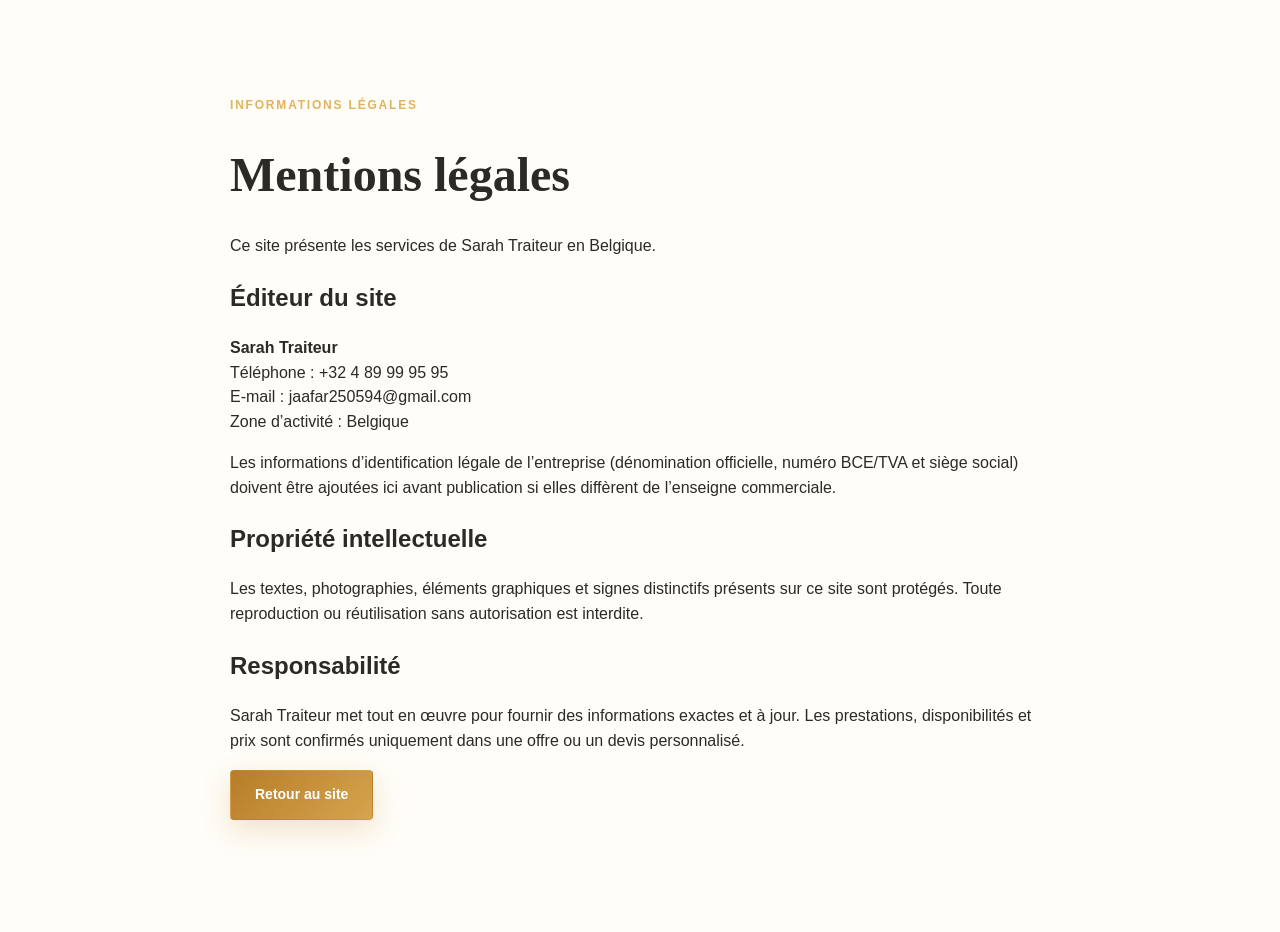
<file: mentions-legales.html>
<!DOCTYPE html>
<html lang="fr-BE"><head><meta charset="utf-8"/><meta content="width=device-width,initial-scale=1" name="viewport"/><title>Mentions légales | Sarah Traiteur</title><link href="styles.css" rel="stylesheet"/><meta content="index,follow" name="robots"/></head><body><main class="section"><div class="container" style="max-width:820px"><p class="section-kicker">INFORMATIONS LÉGALES</p><h1 style="font:600 48px var(--serif)">Mentions légales</h1><p>Ce site présente les services de Sarah Traiteur en Belgique.</p><h2>Éditeur du site</h2><p><strong>Sarah Traiteur</strong><br/>Téléphone : <a href="tel:+32489999595">+32 4 89 99 95 95</a><br/>E-mail : <a href="mailto:jaafar250594@gmail.com">jaafar250594@gmail.com</a><br/>Zone d’activité : Belgique</p><p>Les informations d’identification légale de l’entreprise (dénomination officielle, numéro BCE/TVA et siège social) doivent être ajoutées ici avant publication si elles diffèrent de l’enseigne commerciale.</p><h2>Propriété intellectuelle</h2><p>Les textes, photographies, éléments graphiques et signes distinctifs présents sur ce site sont protégés. Toute reproduction ou réutilisation sans autorisation est interdite.</p><h2>Responsabilité</h2><p>Sarah Traiteur met tout en œuvre pour fournir des informations exactes et à jour. Les prestations, disponibilités et prix sont confirmés uniquement dans une offre ou un devis personnalisé.</p><p><a class="btn btn-gold" href="index.html">Retour au site</a></p></div></main></body></html>
</file>
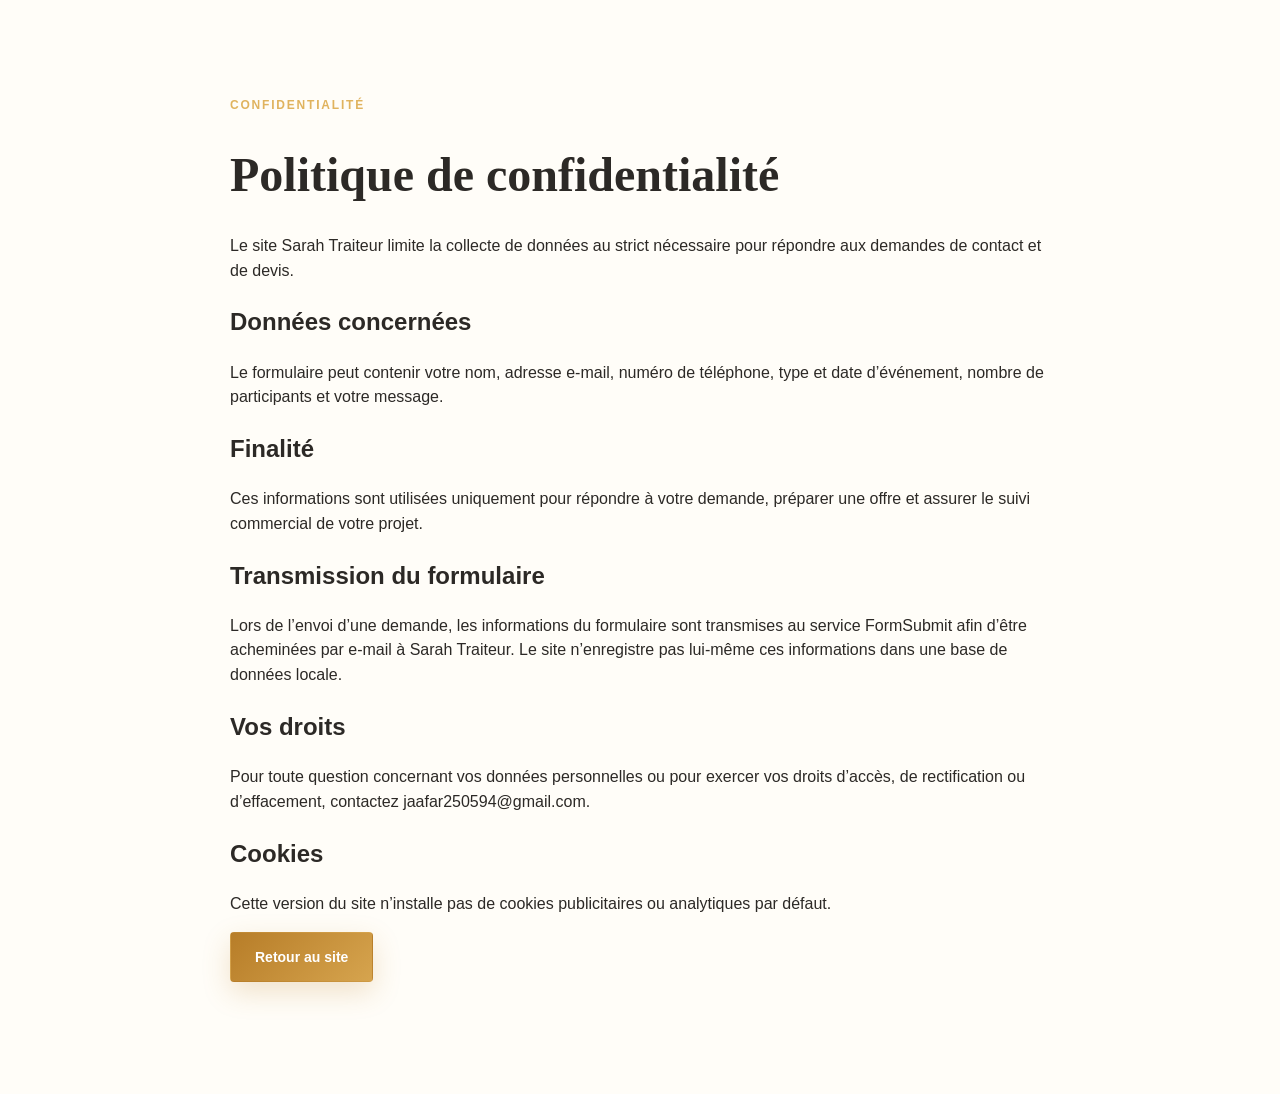
<file: politique-confidentialite.html>
<!DOCTYPE html>
<html lang="fr-BE"><head><meta charset="utf-8"/><meta content="width=device-width,initial-scale=1" name="viewport"/><title>Politique de confidentialité | Sarah Traiteur</title><link href="styles.css" rel="stylesheet"/><meta content="index,follow" name="robots"/></head><body><main class="section"><div class="container" style="max-width:820px"><p class="section-kicker">CONFIDENTIALITÉ</p><h1 style="font:600 48px var(--serif)">Politique de confidentialité</h1><p>Le site Sarah Traiteur limite la collecte de données au strict nécessaire pour répondre aux demandes de contact et de devis.</p><h2>Données concernées</h2><p>Le formulaire peut contenir votre nom, adresse e-mail, numéro de téléphone, type et date d’événement, nombre de participants et votre message.</p><h2>Finalité</h2><p>Ces informations sont utilisées uniquement pour répondre à votre demande, préparer une offre et assurer le suivi commercial de votre projet.</p><h2>Transmission du formulaire</h2><p>Lors de l’envoi d’une demande, les informations du formulaire sont transmises au service FormSubmit afin d’être acheminées par e-mail à Sarah Traiteur. Le site n’enregistre pas lui-même ces informations dans une base de données locale.</p><h2>Vos droits</h2><p>Pour toute question concernant vos données personnelles ou pour exercer vos droits d’accès, de rectification ou d’effacement, contactez <a href="mailto:jaafar250594@gmail.com">jaafar250594@gmail.com</a>.</p><h2>Cookies</h2><p>Cette version du site n’installe pas de cookies publicitaires ou analytiques par défaut.</p><p><a class="btn btn-gold" href="index.html">Retour au site</a></p></div></main></body></html>
</file>
<file: styles.css>
:root{
  --ink:#17110d; --ink-2:#211711; --brown:#382217; --cream:#f7f2e9; --ivory:#fffdf8;
  --gold:#c99135; --gold-2:#e0b35e; --text:#2c2926; --muted:#746e68; --line:rgba(62,44,31,.14);
  --serif:"Playfair Display", Georgia, serif; --sans:"DM Sans", Arial, sans-serif;
  --container:min(1180px, calc(100% - 40px)); --shadow:0 18px 50px rgba(35,24,15,.10);
}
*{box-sizing:border-box}html{scroll-behavior:smooth}body{margin:0;font-family:var(--sans);color:var(--text);background:var(--ivory);line-height:1.55;-webkit-font-smoothing:antialiased}img{max-width:100%;display:block}a{color:inherit;text-decoration:none}button,input,select,textarea{font:inherit}.container{width:var(--container);margin-inline:auto}.skip-link{position:fixed;left:12px;top:-60px;background:#fff;color:#000;padding:10px 14px;z-index:999;border-radius:4px}.skip-link:focus{top:12px}
.site-header{position:fixed;top:0;left:0;right:0;z-index:1000;color:#fff;transition:.35s ease;background:linear-gradient(180deg,rgba(13,8,5,.68),transparent)}.site-header.scrolled,.site-header.menu-open{background:rgba(20,14,10,.91);backdrop-filter:blur(14px);box-shadow:0 1px 0 rgba(255,255,255,.08)}.nav-wrap{height:78px;display:grid;grid-template-columns:190px 1fr auto;align-items:center;gap:28px}.brand img{width:128px;height:65px;object-fit:contain}.desktop-nav{display:flex;justify-content:center;gap:32px;font-size:14px}.desktop-nav a{position:relative;padding:29px 0 24px;opacity:.9;transition:.2s}.desktop-nav a:hover,.desktop-nav a.active{opacity:1;color:#f4d28e}.desktop-nav a::after{content:"";position:absolute;left:50%;right:50%;bottom:17px;height:1px;background:var(--gold-2);transition:.25s}.desktop-nav a:hover::after,.desktop-nav a.active::after{left:0;right:0}.header-call{background:linear-gradient(135deg,#b97b25,#d8a34b);padding:12px 18px;border-radius:999px;font-weight:700;font-size:13px;white-space:nowrap;box-shadow:0 8px 25px rgba(186,125,37,.24);transition:.25s}.header-call:hover{transform:translateY(-1px);filter:brightness(1.07)}.menu-toggle,.mobile-menu{display:none}
.hero{position:relative;min-height:720px;height:82vh;max-height:900px;display:flex;align-items:center;color:#fff;overflow:hidden;background:#1b120d}.hero-picture{position:absolute;inset:0}.hero-picture img{width:100%;height:100%;object-fit:cover;object-position:center 42%}.hero-overlay{position:absolute;inset:0;background:linear-gradient(90deg,rgba(17,10,6,.82) 0%,rgba(17,10,6,.68) 37%,rgba(17,10,6,.16) 69%,rgba(17,10,6,.16) 100%),linear-gradient(180deg,rgba(13,8,5,.34),rgba(13,8,5,.05) 45%,rgba(13,8,5,.28))}.hero-content{position:relative;z-index:2;padding-top:75px}.eyebrow,.section-kicker{letter-spacing:.15em;font-size:12px;font-weight:700;color:var(--gold-2);margin:0 0 14px}.hero h1{font:600 clamp(46px,5.2vw,76px)/1.02 var(--serif);letter-spacing:-.03em;max-width:720px;margin:0 0 22px;text-wrap:balance}.hero-lead{font-size:18px;max-width:630px;color:rgba(255,255,255,.89);margin:0 0 32px}.hero-actions{display:flex;gap:14px;flex-wrap:wrap}.btn{display:inline-flex;align-items:center;justify-content:center;gap:8px;min-height:50px;padding:0 24px;border-radius:4px;font-weight:700;font-size:14px;border:1px solid transparent;transition:.25s;cursor:pointer}.btn:hover{transform:translateY(-2px)}.btn-gold{color:#fff;background:linear-gradient(135deg,#b77d28,#d6a44e);box-shadow:0 10px 28px rgba(185,126,39,.22)}.btn-outline{color:#fff;border-color:rgba(255,255,255,.64);background:rgba(0,0,0,.12);backdrop-filter:blur(4px)}.btn-outline:hover{background:#fff;color:#24160f}.hero-signature{position:absolute;right:7%;bottom:18%;z-index:2;color:rgba(255,245,223,.94);font:italic 600 22px/1.35 var(--serif);transform:rotate(-8deg);text-align:center;text-shadow:0 2px 10px rgba(0,0,0,.3)}
.service-strip{background:#faf7f1;border-bottom:1px solid var(--line)}.service-grid{display:grid;grid-template-columns:repeat(5,1fr);padding:20px 0}.service-grid article{text-align:center;padding:2px 20px;border-right:1px solid var(--line)}.service-grid article:last-child{border-right:none}.service-icon{font-size:30px;color:#ad7524;height:42px}.service-grid h3{font:600 16px/1.3 var(--serif);margin:3px 0 5px}.service-grid p{font-size:12px;color:var(--muted);margin:0}
.dark-section{background:radial-gradient(circle at 88% 35%,rgba(176,118,35,.10),transparent 28%),linear-gradient(135deg,#17100c,#241914);color:#f9f1e5}.craft{display:grid;grid-template-columns:1.12fr 1fr;min-height:440px}.craft-media{display:grid;grid-template-columns:1fr 1fr 1fr;gap:8px;padding:18px 0 18px 18px}.craft-media figure{margin:0;overflow:hidden;min-height:390px}.craft-media img{width:100%;height:100%;object-fit:cover;transition:transform .65s ease}.craft-media figure:hover img{transform:scale(1.035)}.craft-copy{padding:66px clamp(34px,6vw,90px);align-self:center}.craft h2,.section-head h2,.about h2,.contact h2,.testimonials h2,.cta-band h2{font:600 clamp(35px,4vw,54px)/1.08 var(--serif);letter-spacing:-.025em;margin:0 0 18px}.craft-copy>p:not(.section-kicker){color:rgba(255,255,255,.78);max-width:570px}.feature-list{display:grid;grid-template-columns:1fr 1fr;gap:9px 20px;margin:24px 0 30px;padding:0;list-style:none}.feature-list li{font-size:13px;color:#e8dece;position:relative;padding-left:20px}.feature-list li::before{content:"✦";position:absolute;left:0;color:var(--gold-2)}.btn-dark-outline{border-color:#b98942;color:#f8e3b8;background:transparent}.btn-dark-outline:hover{background:#c18a38;color:#fff}
.section{padding:96px 0}.light{background:#fcfaf6}.section-head{text-align:center;max-width:760px;margin:0 auto 50px}.section-head p:not(.section-kicker){color:var(--muted);font-size:17px}.section-head-left{text-align:left;margin-left:0}.cards{display:grid;grid-template-columns:repeat(3,1fr);gap:22px}.service-card{background:#fff;border:1px solid rgba(122,92,60,.14);padding:34px;min-height:305px;box-shadow:0 14px 45px rgba(55,39,26,.05);transition:.3s}.service-card:hover{transform:translateY(-6px);box-shadow:var(--shadow);border-color:rgba(187,132,51,.35)}.service-card>span{font:600 38px var(--serif);color:rgba(172,115,34,.34)}.service-card h3{font:600 25px/1.15 var(--serif);margin:16px 0 13px}.service-card p{color:var(--muted);font-size:14px}.service-card a{display:inline-block;margin-top:18px;color:#a86f20;font-weight:700;font-size:13px}
.gallery-section{background:#f1eadf}.gallery-grid{display:grid;grid-template-columns:1.2fr .8fr 1fr;grid-auto-rows:260px;gap:14px}.gallery-grid figure{margin:0;overflow:hidden;background:#ddd}.gallery-grid img{width:100%;height:100%;object-fit:cover;transition:transform .55s ease}.gallery-grid figure:hover img{transform:scale(1.04)}.g-large{grid-row:span 2}.g-wide{grid-column:span 2}
.about{background:#fff}.about-grid{display:grid;grid-template-columns:.9fr 1.1fr;gap:76px;align-items:center}.about-photo{height:560px;overflow:hidden;box-shadow:var(--shadow)}.about-photo img{width:100%;height:100%;object-fit:cover;object-position:center 30%}.about-copy>p:not(.section-kicker){color:var(--muted);font-size:16px}.quality-grid{display:grid;grid-template-columns:1fr 1fr;gap:18px 28px;margin-top:30px}.quality-grid div{display:grid;grid-template-columns:38px 1fr;column-gap:10px;align-items:center;border-top:1px solid var(--line);padding-top:14px}.quality-grid span{grid-row:1/3;color:#b77c26;font-size:22px}.quality-grid strong{font-size:14px}.quality-grid small{color:var(--muted);font-size:12px}
.testimonials{position:relative;padding:90px 0;color:#fff;overflow:hidden;background:#17100c}.testimonials-bg{position:absolute;inset:0;background:linear-gradient(rgba(16,10,7,.86),rgba(16,10,7,.90)),url('assets/gallery-reception.webp') center/cover}.testimonials-inner{position:relative}.testimonials .section-head{margin-bottom:36px}.testimonial-grid{display:grid;grid-template-columns:repeat(3,1fr);gap:18px}.testimonial-grid blockquote{margin:0;border:1px solid rgba(208,158,83,.45);padding:28px;background:rgba(22,15,10,.56);backdrop-filter:blur(4px);min-height:220px}.stars{color:#e4b05e;letter-spacing:.12em;font-size:14px}.testimonial-grid p{font:italic 500 16px/1.65 var(--serif);color:#f4ece2}.testimonial-grid footer{display:flex;flex-direction:column;margin-top:20px}.testimonial-grid footer span{font-size:12px;color:#bfb2a5}
.cta-band{background:linear-gradient(120deg,#b37925,#d3a24f);color:#fff;padding:58px 0}.cta-inner{display:flex;align-items:center;justify-content:space-between;gap:30px}.cta-band h2{font-size:40px;margin-bottom:10px}.cta-band p{margin:0;max-width:650px}.dark-kicker{color:#3f2816}.btn-cream{background:#fff8ea;color:#5a3718;min-width:190px}
.contact{background:#fbf8f2}.contact-grid{display:grid;grid-template-columns:.85fr 1.15fr;gap:72px;align-items:start}.contact-copy>p:not(.section-kicker){color:var(--muted);max-width:500px}.contact-links{display:grid;gap:16px;margin-top:34px}.contact-links a,.contact-item{display:flex;align-items:center;gap:14px}.contact-links>a>span,.contact-item>span{width:42px;height:42px;border:1px solid rgba(178,121,38,.35);display:grid;place-items:center;color:#a66c1d}.contact-links small,.contact-links strong,.contact-item small,.contact-item strong{display:block}.contact-links small,.contact-item small{font-size:11px;color:var(--muted);text-transform:uppercase;letter-spacing:.12em}.quote-form{background:#fff;padding:34px;border:1px solid rgba(115,79,44,.14);box-shadow:0 18px 55px rgba(65,44,27,.08)}.form-row{display:grid;grid-template-columns:1fr 1fr;gap:18px}.quote-form label{display:grid;gap:7px;margin-bottom:16px;font-size:12px;font-weight:700;color:#51463c}.quote-form input,.quote-form select,.quote-form textarea{width:100%;border:1px solid #ddd2c6;background:#fdfbf8;border-radius:3px;padding:12px 13px;color:#271e18;outline:none;transition:.2s}.quote-form input:focus,.quote-form select:focus,.quote-form textarea:focus{border-color:#b98335;box-shadow:0 0 0 3px rgba(185,131,53,.10)}.form-submit{width:100%;border:0}.form-note,.form-status{font-size:11px;color:#8a8178;margin:11px 0 0}.form-status{color:#7d551b}
.site-footer{background:#160f0b;color:#e8ded3}.footer-main{display:grid;grid-template-columns:1.1fr 1.5fr 1.2fr auto;gap:34px;align-items:center;padding:45px 0;border-bottom:1px solid rgba(255,255,255,.1)}.footer-brand img{width:120px;height:62px;object-fit:contain}.footer-brand p{font:italic 14px var(--serif);color:#c2b4a7}.site-footer h3{font:600 22px var(--serif);margin:0 0 7px}.site-footer p{font-size:13px;color:#c7bbb0;margin:0}.footer-contact{display:grid;gap:6px;font-size:13px}.footer-bottom{display:flex;justify-content:space-between;gap:20px;padding:18px 0;font-size:11px;color:#a99c90}.socials{display:flex;gap:18px;flex-wrap:wrap}.socials a:hover{color:#e4b05e}
.reveal{opacity:0;transform:translateY(18px);transition:opacity .65s ease,transform .65s ease}.reveal.visible{opacity:1;transform:none}
@media (max-width:1050px){.nav-wrap{grid-template-columns:150px 1fr auto}.desktop-nav{gap:20px}.desktop-nav a{font-size:13px}.header-call{font-size:12px;padding:11px 13px}.service-grid{grid-template-columns:repeat(5,1fr)}.service-grid article{padding:0 10px}.craft{grid-template-columns:1fr}.craft-media{padding:16px 16px 0}.craft-media figure{min-height:260px}.craft-copy{padding:48px 40px 60px}.footer-main{grid-template-columns:1fr 1fr}.footer-main>.btn{justify-self:start}}
@media (max-width:820px){:root{--container:min(100% - 30px, 720px)}.desktop-nav,.header-call{display:none}.nav-wrap{grid-template-columns:1fr auto;height:70px}.brand img{width:112px;height:58px}.menu-toggle{display:grid;width:42px;height:42px;background:transparent;border:0;place-content:center;gap:5px}.menu-toggle span{display:block;width:23px;height:1.5px;background:#fff;transition:.25s}.site-header.menu-open .menu-toggle span:nth-child(1){transform:translateY(6.5px) rotate(45deg)}.site-header.menu-open .menu-toggle span:nth-child(2){opacity:0}.site-header.menu-open .menu-toggle span:nth-child(3){transform:translateY(-6.5px) rotate(-45deg)}.mobile-menu{display:grid;max-height:0;overflow:hidden;transition:max-height .35s ease;padding:0 15px}.site-header.menu-open .mobile-menu{max-height:520px;padding-bottom:18px}.mobile-menu a{padding:12px 10px;border-top:1px solid rgba(255,255,255,.08);font-size:14px}.mobile-call{color:#f1c470;font-weight:700}.hero{min-height:680px;height:88vh}.hero-picture img{object-position:57% 40%}.hero-overlay{background:linear-gradient(90deg,rgba(15,9,6,.83),rgba(15,9,6,.52) 64%,rgba(15,9,6,.30))}.hero-content{padding-top:70px}.hero-signature{display:none}.service-grid{grid-template-columns:1fr 1fr}.service-grid article{padding:16px;border-right:0;border-bottom:1px solid var(--line)}.service-grid article:last-child{grid-column:1/-1}.cards,.testimonial-grid{grid-template-columns:1fr}.gallery-grid{grid-template-columns:1fr 1fr;grid-auto-rows:220px}.g-large{grid-row:span 2}.g-wide{grid-column:1/-1}.about-grid,.contact-grid{grid-template-columns:1fr;gap:42px}.about-photo{height:500px}.cta-inner{align-items:flex-start;flex-direction:column}.footer-main{grid-template-columns:1fr}.footer-bottom{flex-direction:column}.footer-main>.btn{justify-self:start}}
@media (max-width:560px){:root{--container:calc(100% - 28px)}.section{padding:72px 0}.hero{min-height:700px;height:92svh;max-height:820px;align-items:flex-end;padding-bottom:60px}.hero-picture img{object-position:60% 35%}.hero-overlay{background:linear-gradient(180deg,rgba(12,8,5,.28) 0%,rgba(12,8,5,.38) 40%,rgba(12,8,5,.91) 84%,rgba(12,8,5,.98) 100%)}.hero-content{padding-top:100px}.hero h1{font-size:42px;line-height:1.03}.hero-lead{font-size:15px}.hero-actions{display:grid}.btn{width:100%}.service-grid{grid-template-columns:1fr}.service-grid article:last-child{grid-column:auto}.craft-media{grid-template-columns:1fr 1fr;gap:6px}.craft-media figure{min-height:210px}.craft-media figure:nth-child(3){grid-column:1/-1;height:180px}.craft-copy{padding:42px 22px 52px}.feature-list{grid-template-columns:1fr}.section-head{margin-bottom:34px}.section-head h2,.about h2,.contact h2,.testimonials h2{font-size:38px}.cards{gap:14px}.service-card{padding:26px;min-height:auto}.gallery-grid{grid-template-columns:1fr;grid-auto-rows:260px}.g-large,.g-wide{grid-column:auto;grid-row:auto}.about-photo{height:440px}.quality-grid{grid-template-columns:1fr}.testimonial-grid blockquote{min-height:0}.cta-band{padding:48px 0}.cta-band h2{font-size:35px}.form-row{grid-template-columns:1fr}.quote-form{padding:24px 18px}.footer-main{padding:38px 0}.socials{gap:10px 16px}}
@media (prefers-reduced-motion:reduce){html{scroll-behavior:auto}.reveal{opacity:1;transform:none;transition:none}*{transition-duration:.01ms!important;animation-duration:.01ms!important}}

.form-submit:disabled {
  opacity: .7;
  cursor: wait;
}
.form-status {
  min-height: 1.4em;
  margin-top: 12px;
  font-size: .92rem;
}
.form-status.success {
  color: #b88a3b;
}

/* FAQ — contenu utile pour les visiteurs, moteurs de recherche et assistants IA */
.faq-section{background:#fffdf8}
.faq-grid{max-width:900px;margin:0 auto;border-top:1px solid var(--line)}
.faq-item{border-bottom:1px solid var(--line);padding:0}
.faq-item summary{list-style:none;cursor:pointer;padding:24px 48px 24px 0;font:600 20px/1.35 var(--serif);position:relative;color:#2c2018}
.faq-item summary::-webkit-details-marker{display:none}
.faq-item summary::after{content:"+";position:absolute;right:6px;top:50%;transform:translateY(-50%);font:400 28px/1 var(--sans);color:#b77c26;transition:transform .2s ease}
.faq-item[open] summary::after{transform:translateY(-50%) rotate(45deg)}
.faq-item p{margin:-4px 54px 24px 0;color:var(--muted);font-size:15px;line-height:1.7}
@media (max-width:560px){.faq-item summary{font-size:18px;padding:20px 42px 20px 0}.faq-item p{margin:-2px 34px 20px 0}}


/* Galerie responsive — photos entières, légendes, ouverture en grand */
.gallery-grid{
  display:grid;
  grid-template-columns:repeat(3,minmax(0,1fr));
  gap:22px;
  grid-auto-rows:auto;
}
.gallery-card{
  margin:0;
  background:#fff;
  border:1px solid rgba(122,92,60,.14);
  box-shadow:0 14px 38px rgba(55,39,26,.07);
  overflow:hidden;
}
.gallery-open{
  display:block;
  width:100%;
  padding:0;
  border:0;
  background:#eee7dc;
  cursor:zoom-in;
}
.gallery-open img{
  width:100%;
  height:auto;
  aspect-ratio:4/3;
  object-fit:contain;
  object-position:center;
  background:#eee7dc;
  transition:transform .35s ease,filter .35s ease;
}
.gallery-card:hover .gallery-open img{
  transform:scale(1.015);
  filter:brightness(.98);
}
.gallery-card figcaption{
  padding:18px 18px 20px;
  display:grid;
  gap:6px;
}
.gallery-card figcaption strong{
  font:600 20px/1.25 var(--serif);
  color:#2c2018;
}
.gallery-card figcaption span{
  font-size:13px;
  line-height:1.6;
  color:var(--muted);
}
.sarah-lightbox{
  position:fixed;
  inset:0;
  z-index:5000;
  background:rgba(10,7,5,.96);
  display:none;
  align-items:center;
  justify-content:center;
  padding:70px 76px 70px;
}
.sarah-lightbox.open{display:flex}
.sarah-lightbox img{
  max-width:100%;
  max-height:calc(100vh - 150px);
  width:auto;
  height:auto;
  object-fit:contain;
  box-shadow:0 20px 70px rgba(0,0,0,.38);
}
.lightbox-close,.lightbox-prev,.lightbox-next{
  position:absolute;
  border:1px solid rgba(255,255,255,.42);
  background:rgba(25,17,12,.72);
  color:#fff;
  display:grid;
  place-items:center;
  cursor:pointer;
  backdrop-filter:blur(7px);
  transition:.2s;
}
.lightbox-close{right:24px;top:22px;width:45px;height:45px;border-radius:50%;font-size:26px}
.lightbox-prev,.lightbox-next{top:50%;transform:translateY(-50%);width:48px;height:58px;border-radius:5px;font-size:30px}
.lightbox-prev{left:18px}.lightbox-next{right:18px}
.lightbox-close:hover,.lightbox-prev:hover,.lightbox-next:hover{background:#c99135;border-color:#c99135}
.lightbox-caption{
  position:absolute;
  bottom:18px;
  left:50%;
  transform:translateX(-50%);
  color:#f4ede5;
  font-size:13px;
  line-height:1.5;
  text-align:center;
  width:min(820px,80vw);
}

/* Renfort responsive global */
html,body{max-width:100%;overflow-x:hidden}
img{height:auto}
.site-header,.hero,.service-strip,.section,.dark-section,.cta-band,.site-footer{max-width:100vw}
@media (max-width:1050px){
  .gallery-grid{grid-template-columns:repeat(2,minmax(0,1fr));gap:18px}
}
@media (max-width:820px){
  .section{padding:78px 0}
  .about-grid,.contact-grid{gap:34px}
  .quote-form{width:100%}
  .gallery-grid{grid-template-columns:repeat(2,minmax(0,1fr));gap:16px}
  .gallery-card figcaption{padding:15px}
  .gallery-card figcaption strong{font-size:18px}
  .sarah-lightbox{padding:64px 12px 70px}
  .lightbox-prev{left:7px}.lightbox-next{right:7px}
  .lightbox-prev,.lightbox-next{width:40px;height:52px;background:rgba(25,17,12,.82)}
  .lightbox-caption{width:calc(100% - 28px);font-size:12px}
}
@media (max-width:560px){
  .section{padding:64px 0}
  .hero h1{font-size:clamp(36px,11vw,42px)}
  .hero-lead{font-size:15px}
  .gallery-grid{grid-template-columns:1fr;gap:16px}
  .gallery-open img{aspect-ratio:auto;max-height:none;object-fit:contain}
  .gallery-card figcaption{padding:16px 16px 18px}
  .gallery-card figcaption strong{font-size:19px}
  .gallery-card figcaption span{font-size:13px}
  .about-photo{height:auto;aspect-ratio:4/5}
  .craft-media{grid-template-columns:1fr}
  .craft-media figure,.craft-media figure:nth-child(3){grid-column:auto;height:auto;min-height:0;aspect-ratio:4/3}
  .quote-form{padding:20px 15px}
  .footer-bottom{gap:14px}
}


/* Galerie — ajustement visuel + lightbox haute qualité */
#galerie .gallery-grid{
  align-items:stretch;
}
#galerie .gallery-card{
  display:flex;
  flex-direction:column;
  min-width:0;
}
#galerie .gallery-open{
  position:relative;
  display:flex;
  align-items:center;
  justify-content:center;
  width:100%;
  aspect-ratio:4/3;
  overflow:hidden;
  background:#f2ece3;
}
#galerie .gallery-open::after{
  content:"↗";
  position:absolute;
  right:12px;
  bottom:12px;
  width:34px;
  height:34px;
  display:grid;
  place-items:center;
  border-radius:50%;
  background:rgba(24,16,11,.72);
  color:#fff;
  font-size:16px;
  opacity:0;
  transform:translateY(4px);
  transition:.22s ease;
  pointer-events:none;
}
#galerie .gallery-card:hover .gallery-open::after{
  opacity:1;
  transform:translateY(0);
}
#galerie .gallery-open img{
  width:100%;
  height:100%;
  max-width:100%;
  object-fit:contain !important;
  object-position:center;
  background:#f2ece3;
  image-rendering:auto;
}
#galerie .gallery-card figcaption{
  flex:1;
}
.sarah-lightbox{
  padding:78px 72px 78px;
}
.sarah-lightbox img{
  display:block;
  width:auto !important;
  height:auto !important;
  max-width:min(92vw,1400px) !important;
  max-height:calc(100vh - 170px) !important;
  object-fit:contain !important;
  image-rendering:auto;
  background:#111;
}
.lightbox-caption{
  bottom:20px;
  max-width:900px;
}
@media (max-width:820px){
  #galerie .gallery-open{aspect-ratio:4/3}
  .sarah-lightbox{padding:64px 12px 76px}
  .sarah-lightbox img{
    max-width:calc(100vw - 24px) !important;
    max-height:calc(100vh - 150px) !important;
  }
}
@media (max-width:560px){
  #galerie .gallery-open{
    aspect-ratio:auto;
    min-height:0;
  }
  #galerie .gallery-open img{
    width:100%;
    height:auto;
    max-height:none;
    object-fit:contain !important;
  }
  #galerie .gallery-open::after{opacity:1}
}


/* Correction galerie : aucune bande blanche sur les vignettes */
#galerie .gallery-card{
  background:#1a120e;
  border:none;
}
#galerie .gallery-open{
  background:#1a120e !important;
  aspect-ratio:4/3;
}
#galerie .gallery-open img{
  width:100% !important;
  height:100% !important;
  object-fit:cover !important;
  object-position:center center;
  background:transparent !important;
  display:block;
}
#galerie .gallery-card figcaption{
  background:#fff;
}
@media (max-width:560px){
  #galerie .gallery-open{
    aspect-ratio:4/3;
  }
  #galerie .gallery-open img{
    width:100% !important;
    height:100% !important;
    object-fit:cover !important;
  }
}

/* En grand : afficher la photo entière sans recadrage */
.sarah-lightbox{
  background:rgba(8,6,5,.97);
}
.sarah-lightbox img{
  object-fit:contain !important;
  width:auto !important;
  height:auto !important;
  max-width:94vw !important;
  max-height:88vh !important;
  background:transparent !important;
}
</file>
